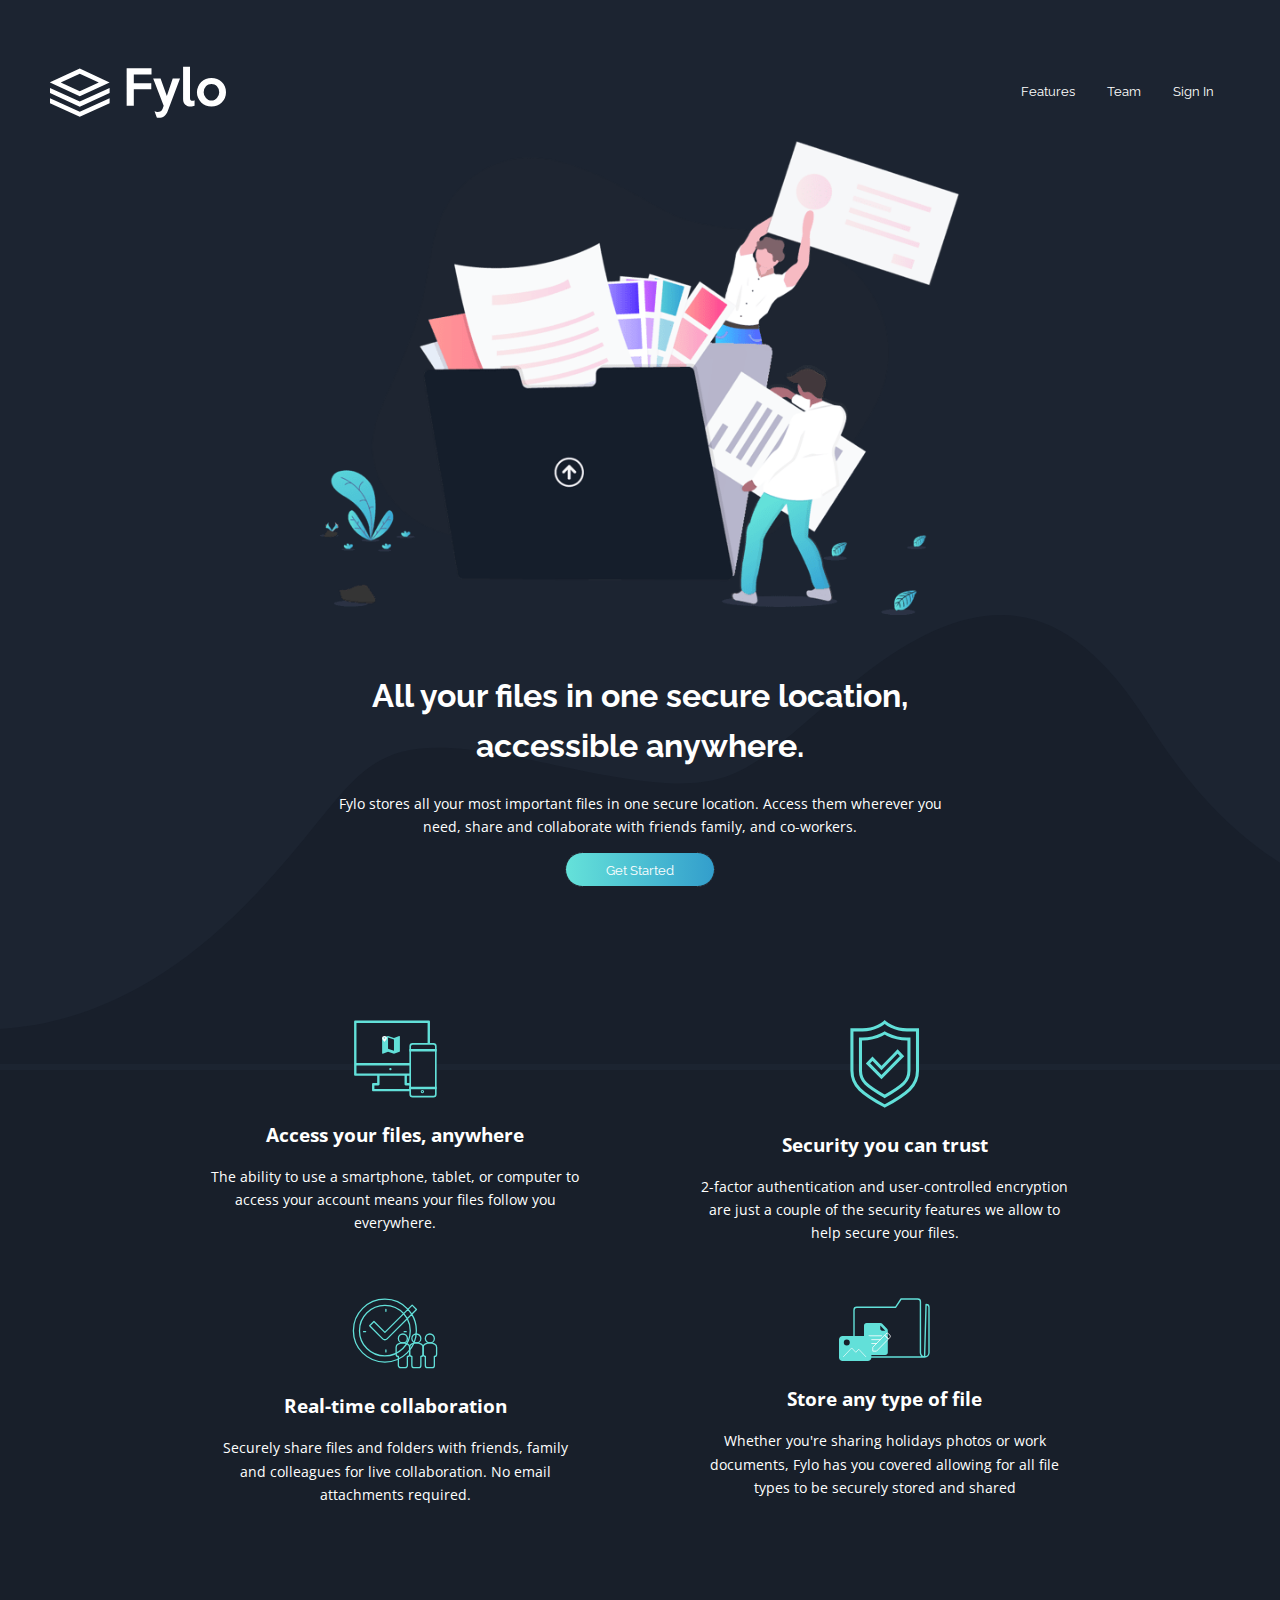
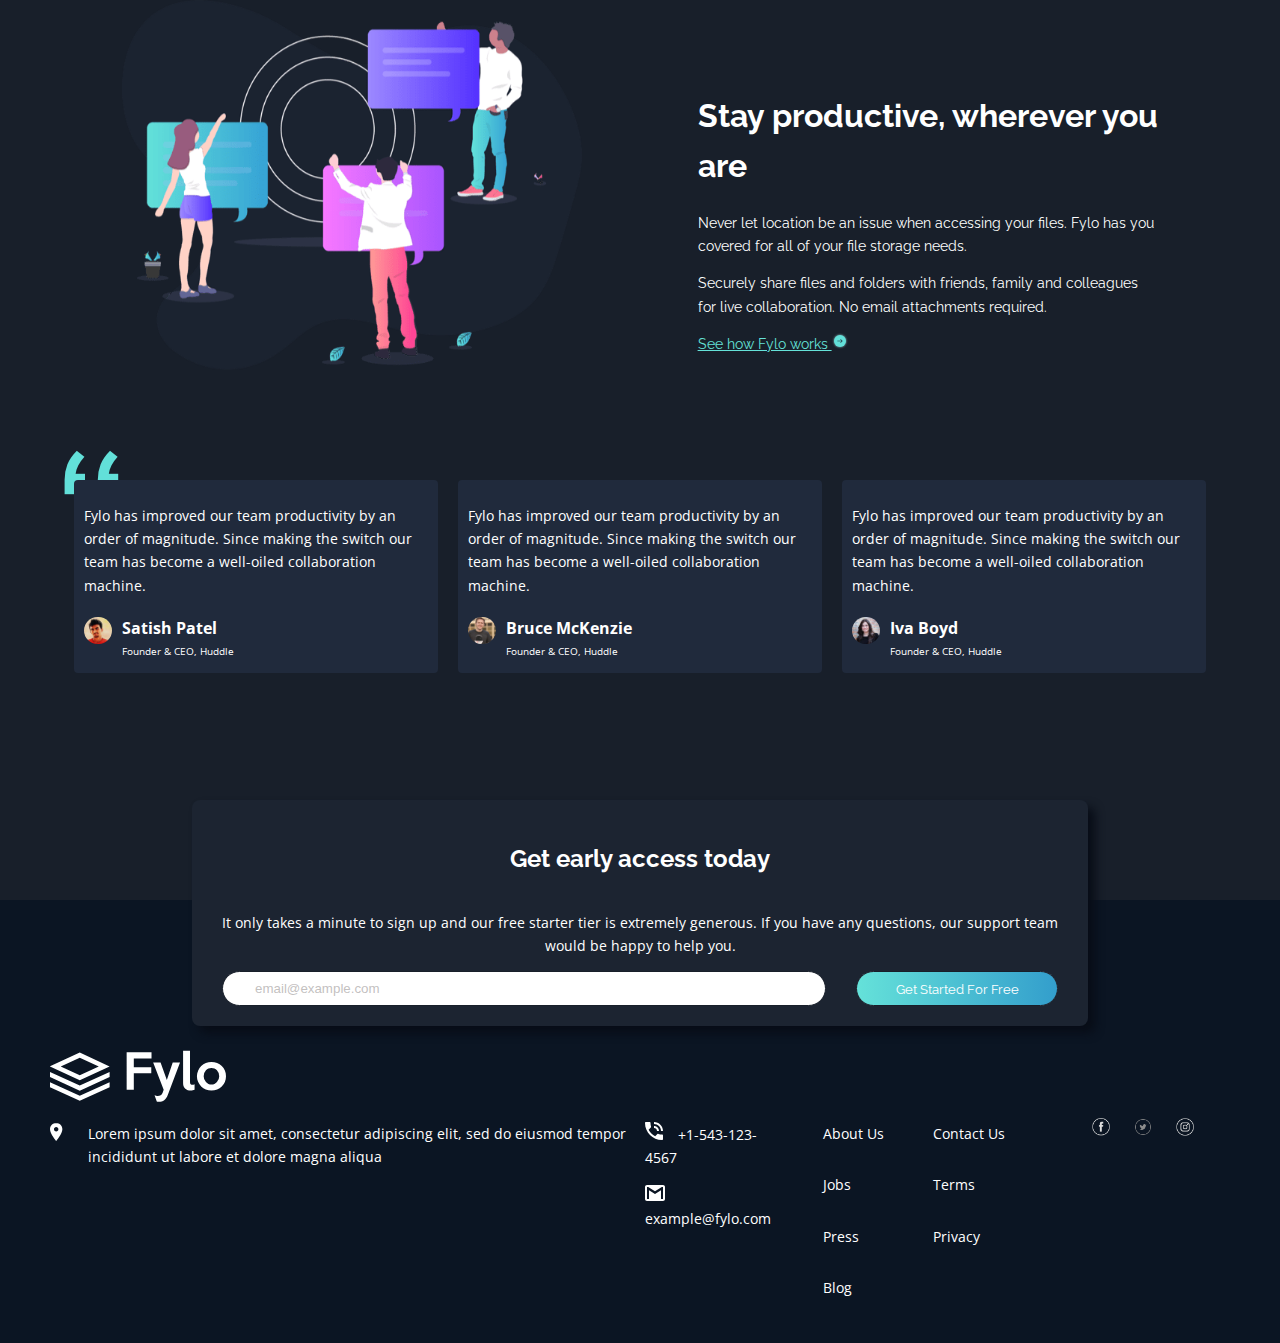
<file: index.html>
<!DOCTYPE html>
<html lang="en">
  <head>
    <meta charset="UTF-8" />
    <meta name="viewport" content="width=device-width, initial-scale=1.0" />

    <link
      rel="icon"
      type="image/png"
      sizes="32x32"
      href="./images/favicon-32x32.png"
    />

    <link rel="stylesheet" href="/styles.css" />

    <link rel="stylesheet" href="/mobile.css" />

    <link rel="preconnect" href="https://fonts.gstatic.com" />
    <link
      href="https://fonts.googleapis.com/css2?family=Raleway:wght@400;700&display=swap"
      rel="stylesheet"
    />

    <link
      href="https://fonts.googleapis.com/css2?family=Open+Sans:wght@400;700&display=swap"
      rel="stylesheet"
    />

    <title>
      Frontend Mentor | Fylo landing page with dark theme and features grid
    </title>
  </head>

  <body>
    <div class="intro">
      <nav>
        <ul>
          <li style="float: left">
            <svg width="176" height="52" xmlns="http://www.w3.org/2000/svg">
              <g fill="#FFF" fill-rule="evenodd">
                <path
                  d="M0 16.372v.128l29.754 13.764 29.859-13.811v-.035L29.754 2.608 0 16.372zm10.727.064l19.028-8.802 19.03 8.802-19.031 8.801-19.027-8.801zM29.754 35.61L0 22.052v5.014l29.754 13.59L59.613 27.02v-5.015L29.754 35.61zm0 10.17L0 32.22v5.015l29.754 13.591L59.613 37.19v-5.014L29.754 45.78zM169.216 26.22a8.564 8.564 0 0 0-2.285-5.892 7.675 7.675 0 0 0-2.473-1.768 7.259 7.259 0 0 0-3.015-.636 7.259 7.259 0 0 0-3.015.636 7.674 7.674 0 0 0-2.473 1.768 8.565 8.565 0 0 0-2.285 5.893 8.564 8.564 0 0 0 2.285 5.893 7.674 7.674 0 0 0 2.473 1.767 7.258 7.258 0 0 0 3.015.637 7.258 7.258 0 0 0 3.015-.637 7.675 7.675 0 0 0 2.473-1.767 8.563 8.563 0 0 0 2.285-5.893zm6.784 0c0 2.044-.377 3.937-1.13 5.681a13.849 13.849 0 0 1-3.11 4.526c-1.319 1.273-2.866 2.279-4.64 3.017-1.775.739-3.667 1.108-5.677 1.108s-3.894-.37-5.653-1.108a14.659 14.659 0 0 1-4.617-3.04 14.116 14.116 0 0 1-3.11-4.55c-.753-1.744-1.13-3.622-1.13-5.633 0-1.98.385-3.842 1.154-5.586a14.718 14.718 0 0 1 3.133-4.573 14.457 14.457 0 0 1 4.617-3.064c1.759-.739 3.627-1.108 5.606-1.108 2.01 0 3.902.369 5.677 1.108 1.774.738 3.321 1.744 4.64 3.017 1.32 1.272 2.356 2.789 3.11 4.549.753 1.76 1.13 3.645 1.13 5.657zm-31.422 13.483a9.087 9.087 0 0 1-1.814.613 9.217 9.217 0 0 1-2.096.236c-1.005 0-1.971-.134-2.898-.4a6.347 6.347 0 0 1-2.426-1.297c-.69-.597-1.24-1.375-1.649-2.334-.408-.958-.612-2.113-.612-3.465V.717h6.925v31.16c0 1.132.228 1.91.683 2.334.456.425.997.637 1.625.637.786 0 1.54-.236 2.262-.707v5.562zM130.02 12.55l-12.249 32.386c-.91 2.42-2.104 4.164-3.58 5.233-1.476 1.068-3.235 1.603-5.277 1.603a8.4 8.4 0 0 1-1.036-.071 7.784 7.784 0 0 1-1.083-.212l-2.262-6.317a8.974 8.974 0 0 0 1.65.59 6.61 6.61 0 0 0 1.6.211c1.069 0 2.042-.243 2.922-.73.879-.488 1.554-1.391 2.025-2.711l.943-2.734-10.506-27.248h7.396l6.266 17.536 5.889-17.536h7.302zm-28.502-4.102H83.806v8.769h17.478v5.94H83.806v16.688h-7.16V2.179h24.873v6.27z"
                />
              </g>
            </svg>
          </li>
          <li><a href="#Sign In">Sign In</a></li>
          <li><a href="#Team">Team</a></li>
          <li><a href="#Features">Features</a></li>
        </ul>
      </nav>

      <img class="png-intro" src="/images/illustration-intro.png" alt="intro" />

      <div class="intro-text">
        <h1 class="raleway">
          All your files in one secure location, accessible anywhere.
        </h1>
        <p>
          Fylo stores all your most important files in one secure location.
          Access them wherever you need, share and collaborate with friends
          family, and co-workers.
        </p>
        <button>Get Started</button>
      </div>

      <picture>
        <source
          class="curvy"
          media="(max-width: 600px)"
          srcset="/images/bg-curvy-mobile.svg"
        />
        <source srcset="/images/bg-curvy-desktop.svg" />
        <img src="/images/bg-curvy-desktop.svg" alt="" />
      </picture>
    </div>

    <div class="features-div">
      <div class="features">
        <img src="/images/icon-access-anywhere.svg " alt="Access" />
        <h3>Access your files, anywhere</h3>
        <p>
          The ability to use a smartphone, tablet, or computer to access your
          account means your files follow you everywhere.
        </p>
      </div>

      <div class="features">
        <img src="/images/icon-security.svg" alt="Security" />
        <h3>Security you can trust</h3>
        <p>
          2-factor authentication and user-controlled encryption are just a
          couple of the security features we allow to help secure your files.
        </p>
      </div>

      <div class="features">
        <img src="/images/icon-collaboration.svg" alt="collaborations" />
        <h3>Real-time collaboration</h3>
        <p>
          Securely share files and folders with friends, family and colleagues
          for live collaboration. No email attachments required.
        </p>
      </div>

      <div class="features">
        <img src="/images/icon-any-file.svg" alt="store-any-file" />
        <h3>Store any type of file</h3>
        <p>
          Whether you're sharing holidays photos or work documents, Fylo has you
          covered allowing for all file types to be securely stored and shared
        </p>
      </div>
    </div>

    <div class="productive">
      <img
        class="productive-png"
        src="/images/illustration-stay-productive.png"
        alt="stay-productive"
      />

      <div class="productive-text">
        <h1 class="raleway">Stay productive, wherever you are</h1>
        <p>
          Never let location be an issue when accessing your files. Fylo has you
          covered for all of your file storage needs.
        </p>
        <p>
          Securely share files and folders with friends, family and colleagues
          for live collaboration. No email attachments required.
        </p>
        <p>
          <a id="productive" href="#productive" target="_blank"
            >See how Fylo works <img src="/images/icon-arrow.svg" />
          </a>
        </p>
      </div>
    </div>

    <img src="/images/bg-quotes.png" alt="quote" class="quote" />

    <div class="testimonial">
      <div class="tframe">
        <p>
          Fylo has improved our team productivity by an order of magnitude.
          Since making the switch our team has become a well-oiled collaboration
          machine.
        </p>

        <div class="tprofile">
          <img class="profile" src="/images/profile-1.jpg" alt="satish-patel" />
          <h4>Satish Patel</h4>
          <p>Founder & CEO, Huddle</p>
        </div>
      </div>

      <div class="tframe">
        <p>
          Fylo has improved our team productivity by an order of magnitude.
          Since making the switch our team has become a well-oiled collaboration
          machine.
        </p>

        <div class="tprofile">
          <img
            class="profile"
            src="/images/profile-2.jpg"
            alt="Bruce-McKenzie"
          />
          <h4>Bruce McKenzie</h4>
          <p>Founder & CEO, Huddle</p>
        </div>
      </div>

      <div class="tframe">
        <p>
          Fylo has improved our team productivity by an order of magnitude.
          Since making the switch our team has become a well-oiled collaboration
          machine.
        </p>

        <div class="tprofile">
          <img class="profile" src="/images/profile-3.jpg" alt="Iva-Boyd" />
          <h4>Iva Boyd</h4>
          <p>Founder & CEO, Huddle</p>
        </div>
      </div>
    </div>

    <div class="login">
      <h2 class="raleway center">Get early access today</h2>
      <p class="center">
        It only takes a minute to sign up and our free starter tier is extremely
        generous. If you have any questions, our support team would be happy to
        help you.
      </p>
      <form action="#jjc" class="submit">
        <input type="email" placeholder="email@example.com" />
        <input type="submit" value="Get Started For Free" />
      </form>
    </div>

    <footer>
      <svg
        class="mobile"
        width="176"
        height="52"
        xmlns="http://www.w3.org/2000/svg"
      >
        <g fill="#FFF" fill-rule="evenodd">
          <path
            d="M0 16.372v.128l29.754 13.764 29.859-13.811v-.035L29.754 2.608 0 16.372zm10.727.064l19.028-8.802 19.03 8.802-19.031 8.801-19.027-8.801zM29.754 35.61L0 22.052v5.014l29.754 13.59L59.613 27.02v-5.015L29.754 35.61zm0 10.17L0 32.22v5.015l29.754 13.591L59.613 37.19v-5.014L29.754 45.78zM169.216 26.22a8.564 8.564 0 0 0-2.285-5.892 7.675 7.675 0 0 0-2.473-1.768 7.259 7.259 0 0 0-3.015-.636 7.259 7.259 0 0 0-3.015.636 7.674 7.674 0 0 0-2.473 1.768 8.565 8.565 0 0 0-2.285 5.893 8.564 8.564 0 0 0 2.285 5.893 7.674 7.674 0 0 0 2.473 1.767 7.258 7.258 0 0 0 3.015.637 7.258 7.258 0 0 0 3.015-.637 7.675 7.675 0 0 0 2.473-1.767 8.563 8.563 0 0 0 2.285-5.893zm6.784 0c0 2.044-.377 3.937-1.13 5.681a13.849 13.849 0 0 1-3.11 4.526c-1.319 1.273-2.866 2.279-4.64 3.017-1.775.739-3.667 1.108-5.677 1.108s-3.894-.37-5.653-1.108a14.659 14.659 0 0 1-4.617-3.04 14.116 14.116 0 0 1-3.11-4.55c-.753-1.744-1.13-3.622-1.13-5.633 0-1.98.385-3.842 1.154-5.586a14.718 14.718 0 0 1 3.133-4.573 14.457 14.457 0 0 1 4.617-3.064c1.759-.739 3.627-1.108 5.606-1.108 2.01 0 3.902.369 5.677 1.108 1.774.738 3.321 1.744 4.64 3.017 1.32 1.272 2.356 2.789 3.11 4.549.753 1.76 1.13 3.645 1.13 5.657zm-31.422 13.483a9.087 9.087 0 0 1-1.814.613 9.217 9.217 0 0 1-2.096.236c-1.005 0-1.971-.134-2.898-.4a6.347 6.347 0 0 1-2.426-1.297c-.69-.597-1.24-1.375-1.649-2.334-.408-.958-.612-2.113-.612-3.465V.717h6.925v31.16c0 1.132.228 1.91.683 2.334.456.425.997.637 1.625.637.786 0 1.54-.236 2.262-.707v5.562zM130.02 12.55l-12.249 32.386c-.91 2.42-2.104 4.164-3.58 5.233-1.476 1.068-3.235 1.603-5.277 1.603a8.4 8.4 0 0 1-1.036-.071 7.784 7.784 0 0 1-1.083-.212l-2.262-6.317a8.974 8.974 0 0 0 1.65.59 6.61 6.61 0 0 0 1.6.211c1.069 0 2.042-.243 2.922-.73.879-.488 1.554-1.391 2.025-2.711l.943-2.734-10.506-27.248h7.396l6.266 17.536 5.889-17.536h7.302zm-28.502-4.102H83.806v8.769h17.478v5.94H83.806v16.688h-7.16V2.179h24.873v6.27z"
          />
        </g>
      </svg>

      <div class="foot">
        <div class="address">
          <img id="location" src="/images/icon-location.svg" alt="" />
          <p>
            Lorem ipsum dolor sit amet, consectetur adipiscing elit, sed do
            eiusmod tempor incididunt ut labore et dolore magna aliqua
          </p>
        </div>

        <div class="phone">
          <p>
            <img
              class="pad"
              src="/images/icon-phone.svg"
              alt=""
            />+1-543-123-4567
          </p>
          <p>
            <img
              class="pad"
              src="/images/icon-email.svg"
              alt=""
            />example@fylo.com
          </p>
        </div>

        <div class="about">
          <p>About Us</p>
          <p>Contact Us</p>
          <p>Jobs</p>
          <p>Terms</p>
          <p>Press</p>
          <p>Privacy</p>
          <p>Blog</p>
        </div>

        <div class="icons">
          <img
            class="iconic"
            src="/images/Icon-Facebook-In-circle-PNG.png"
            alt="facebook logo"
          />
          <img
            class="iconic"
            src="/images/iconfinder_twitter-circle_683956.png"
            alt="twitter logo"
          />
          <img
            class="iconic"
            src="/images/Icon-Instagram-In-circle-PNG.png"
            alt="instagram logo"
          />
        </div>
      </div>
    </footer>
  </body>
</html>
</file>
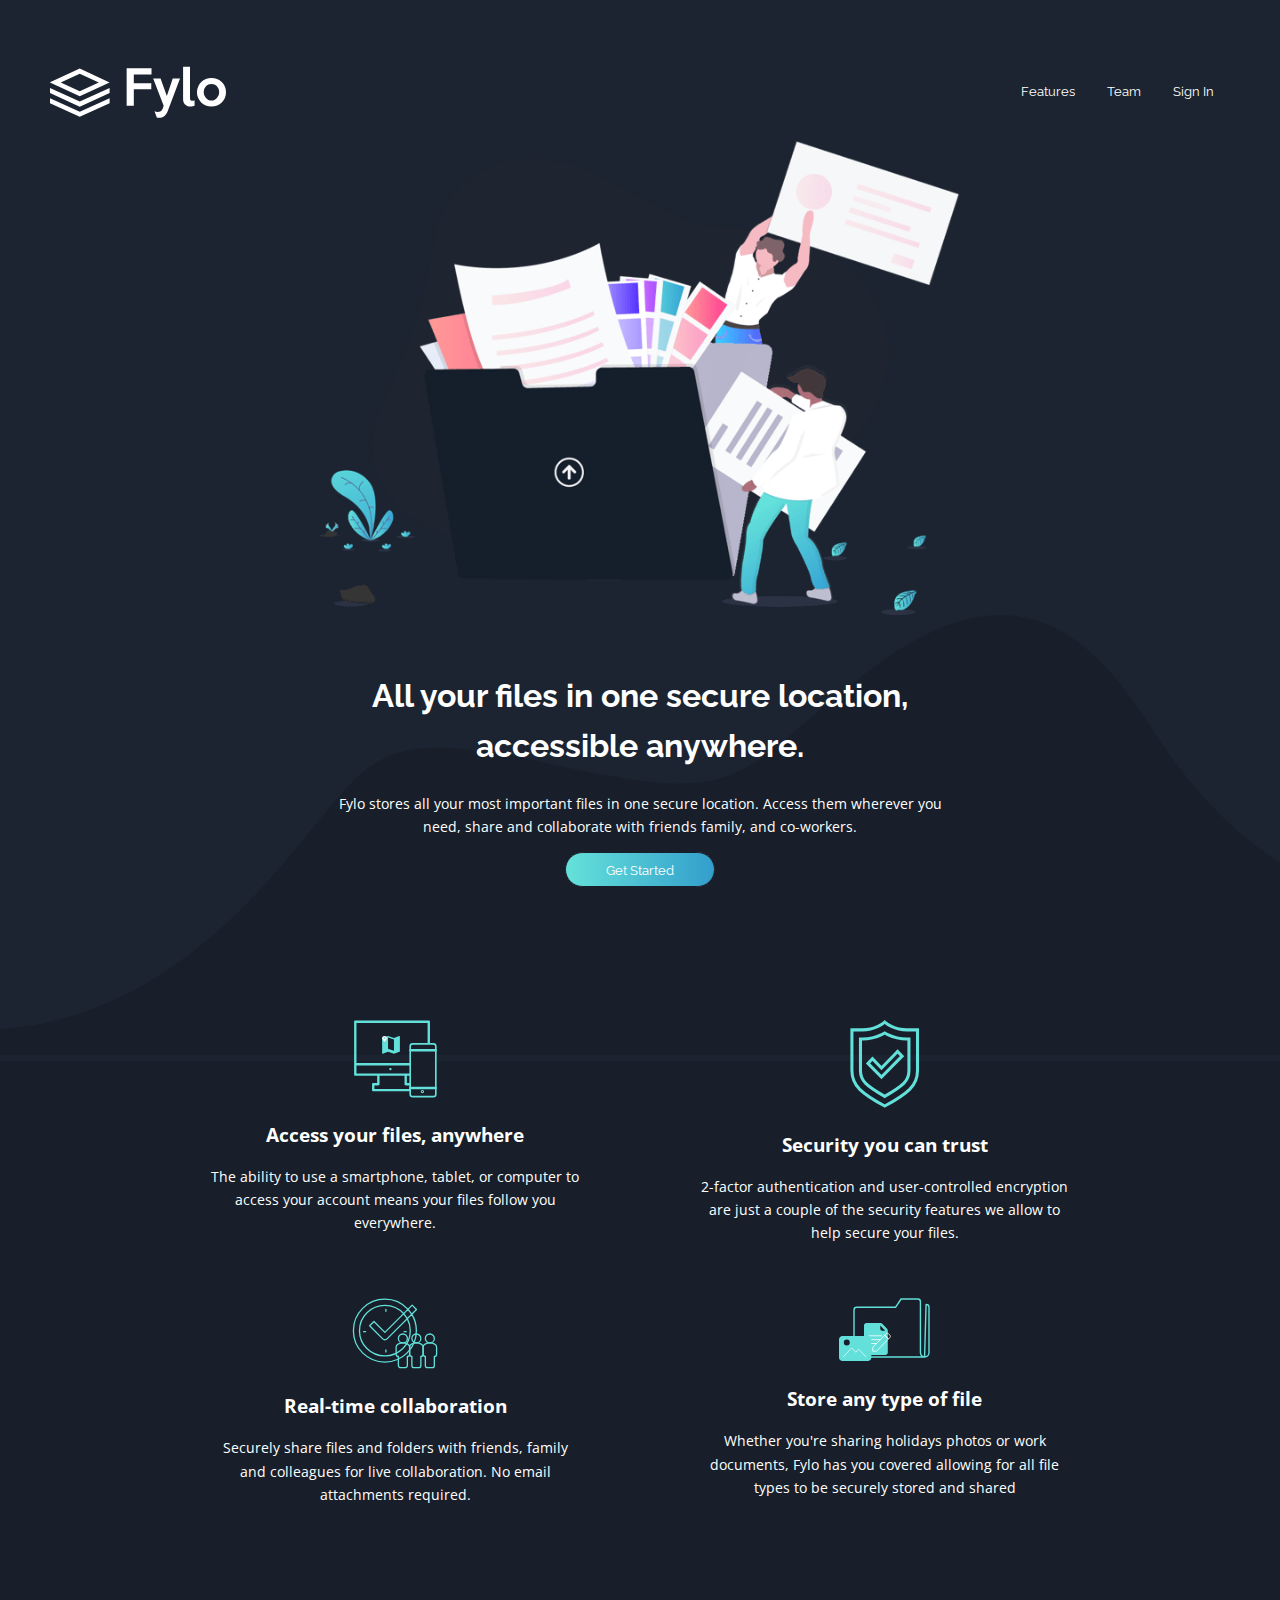
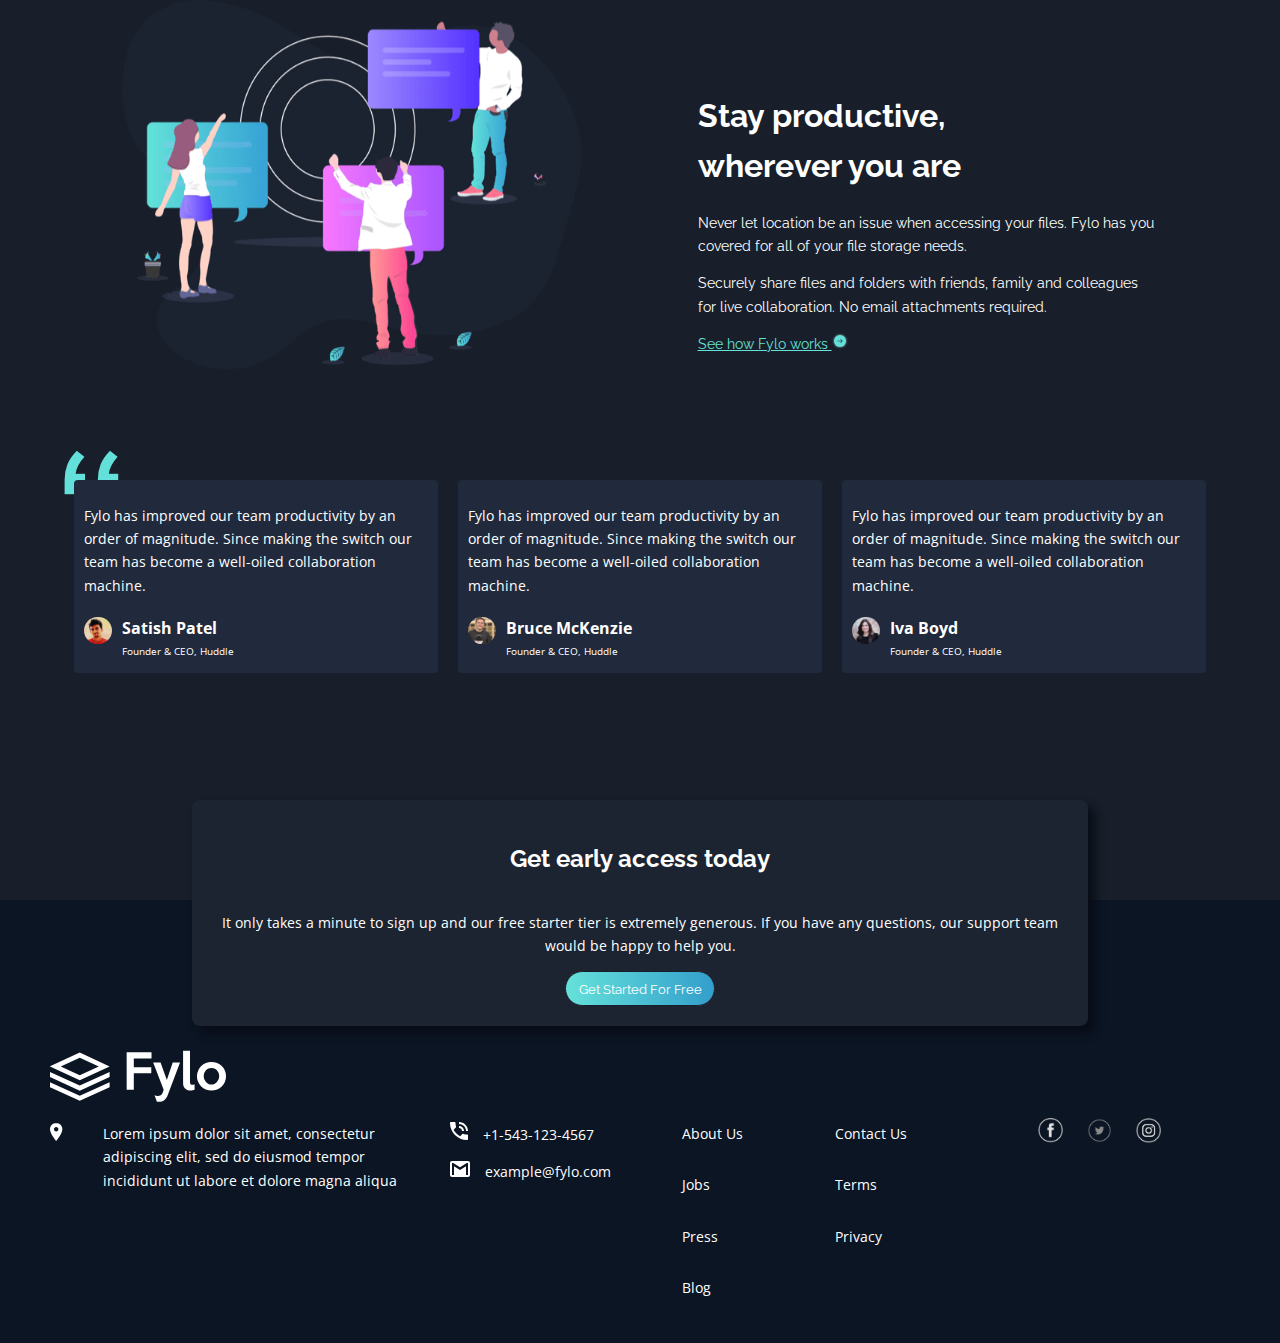
<file: fylo-dark-theme-landing-page-master/index.html>
<!DOCTYPE html>
<html lang="en">
  <head>
    <meta charset="UTF-8" />
    <meta name="viewport" content="width=device-width, initial-scale=1.0" />

    <link
      rel="icon"
      type="image/png"
      sizes="32x32"
      href="./images/favicon-32x32.png"
    />

    <link rel="stylesheet" href="/styles.css" />

    <link rel="preconnect" href="https://fonts.gstatic.com" />
    <link
      href="https://fonts.googleapis.com/css2?family=Raleway:wght@400;700&display=swap"
      rel="stylesheet"
    />

    <link
      href="https://fonts.googleapis.com/css2?family=Open+Sans:wght@400;700&display=swap"
      rel="stylesheet"
    />

    <title>
      Frontend Mentor | Fylo landing page with dark theme and features grid
    </title>
  </head>

  <body>
    <div class="intro">
      <nav>
        <ul>
          <li style="float: left">
            <svg width="176" height="52" xmlns="http://www.w3.org/2000/svg">
              <g fill="#FFF" fill-rule="evenodd">
                <path
                  d="M0 16.372v.128l29.754 13.764 29.859-13.811v-.035L29.754 2.608 0 16.372zm10.727.064l19.028-8.802 19.03 8.802-19.031 8.801-19.027-8.801zM29.754 35.61L0 22.052v5.014l29.754 13.59L59.613 27.02v-5.015L29.754 35.61zm0 10.17L0 32.22v5.015l29.754 13.591L59.613 37.19v-5.014L29.754 45.78zM169.216 26.22a8.564 8.564 0 0 0-2.285-5.892 7.675 7.675 0 0 0-2.473-1.768 7.259 7.259 0 0 0-3.015-.636 7.259 7.259 0 0 0-3.015.636 7.674 7.674 0 0 0-2.473 1.768 8.565 8.565 0 0 0-2.285 5.893 8.564 8.564 0 0 0 2.285 5.893 7.674 7.674 0 0 0 2.473 1.767 7.258 7.258 0 0 0 3.015.637 7.258 7.258 0 0 0 3.015-.637 7.675 7.675 0 0 0 2.473-1.767 8.563 8.563 0 0 0 2.285-5.893zm6.784 0c0 2.044-.377 3.937-1.13 5.681a13.849 13.849 0 0 1-3.11 4.526c-1.319 1.273-2.866 2.279-4.64 3.017-1.775.739-3.667 1.108-5.677 1.108s-3.894-.37-5.653-1.108a14.659 14.659 0 0 1-4.617-3.04 14.116 14.116 0 0 1-3.11-4.55c-.753-1.744-1.13-3.622-1.13-5.633 0-1.98.385-3.842 1.154-5.586a14.718 14.718 0 0 1 3.133-4.573 14.457 14.457 0 0 1 4.617-3.064c1.759-.739 3.627-1.108 5.606-1.108 2.01 0 3.902.369 5.677 1.108 1.774.738 3.321 1.744 4.64 3.017 1.32 1.272 2.356 2.789 3.11 4.549.753 1.76 1.13 3.645 1.13 5.657zm-31.422 13.483a9.087 9.087 0 0 1-1.814.613 9.217 9.217 0 0 1-2.096.236c-1.005 0-1.971-.134-2.898-.4a6.347 6.347 0 0 1-2.426-1.297c-.69-.597-1.24-1.375-1.649-2.334-.408-.958-.612-2.113-.612-3.465V.717h6.925v31.16c0 1.132.228 1.91.683 2.334.456.425.997.637 1.625.637.786 0 1.54-.236 2.262-.707v5.562zM130.02 12.55l-12.249 32.386c-.91 2.42-2.104 4.164-3.58 5.233-1.476 1.068-3.235 1.603-5.277 1.603a8.4 8.4 0 0 1-1.036-.071 7.784 7.784 0 0 1-1.083-.212l-2.262-6.317a8.974 8.974 0 0 0 1.65.59 6.61 6.61 0 0 0 1.6.211c1.069 0 2.042-.243 2.922-.73.879-.488 1.554-1.391 2.025-2.711l.943-2.734-10.506-27.248h7.396l6.266 17.536 5.889-17.536h7.302zm-28.502-4.102H83.806v8.769h17.478v5.94H83.806v16.688h-7.16V2.179h24.873v6.27z"
                />
              </g>
            </svg>
          </li>
          <li><a href="#Sign In">Sign In</a></li>
          <li><a href="#Team">Team</a></li>
          <li><a href="#Features">Features</a></li>
        </ul>
      </nav>

      <img class="png-intro" src="/images/illustration-intro.png" alt="intro" />

      <svg
        class="curvy"
        width="100%"
        height="440"
        xmlns="http://www.w3.org/2000/svg"
        xmlns:xlink="http://www.w3.org/1999/xlink"
      >
        <defs><path id="a" d="M0 0h1454v449H0z" /></defs>
        <g transform="translate(-14)" fill="none" fill-rule="evenodd">
          <mask id="b" fill="#fff"><use xlink:href="#a" /></mask>
          <path
            d="M14 413.954c90.836-5.359 176.206-50.375 256.111-135.046C389.968 151.9 364.01 105.164 563.005 148.686 762 192.207 745.05 163.699 873 63.13c127.95-100.57 211-77.554 289 44.667 78 122.222 151 162.895 284 207.778 88.667 29.921 92.03 848.285 10.091 2455.09H14V413.956z"
            fill="#181F2B"
            mask="url(#b)"
          />
        </g>
      </svg>

      <div class="intro-text">
        <h1 class="raleway">
          All your files in one secure location, accessible anywhere.
        </h1>
        <p>
          Fylo stores all your most important files in one secure location.
          Access them wherever you need, share and collaborate with friends
          family, and co-workers.
        </p>
        <button>Get Started</button>
      </div>
    </div>

    <div class="features-div">
      <div class="features">
        <img src="/images/icon-access-anywhere.svg " alt="Access" />
        <h3>Access your files, anywhere</h3>
        <p>
          The ability to use a smartphone, tablet, or computer to access your
          account means your files follow you everywhere.
        </p>
      </div>

      <div class="features">
        <img src="/images/icon-security.svg" alt="Security" />
        <h3>Security you can trust</h3>
        <p>
          2-factor authentication and user-controlled encryption are just a
          couple of the security features we allow to help secure your files.
        </p>
      </div>

      <div class="features">
        <img src="/images/icon-collaboration.svg" alt="collaborations" />
        <h3>Real-time collaboration</h3>
        <p>
          Securely share files and folders with friends, family and colleagues
          for live collaboration. No email attachments required.
        </p>
      </div>

      <div class="features">
        <img src="/images/icon-any-file.svg" alt="store-any-file" />
        <h3>Store any type of file</h3>
        <p>
          Whether you're sharing holidays photos or work documents, Fylo has you
          covered allowing for all file types to be securely stored and shared
        </p>
      </div>
    </div>

    <div class="productive">
      <img
        class="productive-png"
        src="/images/illustration-stay-productive.png"
        alt="stay-productive"
      />

      <div class="productive-text">
        <h1 class="raleway">
          Stay productive,<br />
          wherever you are
        </h1>
        <p>
          Never let location be an issue when accessing your files. Fylo has you
          covered for all of your file storage needs.
        </p>
        <p>
          Securely share files and folders with friends, family and colleagues
          for live collaboration. No email attachments required.
        </p>
        <p>
          <a id="productive" href="#productive" target="_blank"
            >See how Fylo works <img src="/images/icon-arrow.svg" />
          </a>
        </p>
      </div>
    </div>

    <img src="/images/bg-quotes.png" alt="quote" class="quote" />

    <div class="testimonial">
      <div class="tframe">
        <p>
          Fylo has improved our team productivity by an order of magnitude.
          Since making the switch our team has become a well-oiled collaboration
          machine.
        </p>

        <div class="tprofile">
          <img class="profile" src="/images/profile-1.jpg" alt="satish-patel" />
          <h4>Satish Patel</h4>
          <p>Founder & CEO, Huddle</p>
        </div>
      </div>

      <div class="tframe">
        <p>
          Fylo has improved our team productivity by an order of magnitude.
          Since making the switch our team has become a well-oiled collaboration
          machine.
        </p>

        <div class="tprofile">
          <img
            class="profile"
            src="/images/profile-2.jpg"
            alt="Bruce-McKenzie"
          />
          <h4>Bruce McKenzie</h4>
          <p>Founder & CEO, Huddle</p>
        </div>
      </div>

      <div class="tframe">
        <p>
          Fylo has improved our team productivity by an order of magnitude.
          Since making the switch our team has become a well-oiled collaboration
          machine.
        </p>

        <div class="tprofile">
          <img class="profile" src="/images/profile-3.jpg" alt="Iva-Boyd" />
          <h4>Iva Boyd</h4>
          <p>Founder & CEO, Huddle</p>
        </div>
      </div>
    </div>

    <div class="login">
      <h2 class="raleway center">Get early access today</h2>
      <p class="center">
        It only takes a minute to sign up and our free starter tier is extremely
        generous. If you have any questions, our support team would be happy to
        help you.
      </p>
      <div class="submit">
        <form></form>
        <button>Get Started For Free</button>
      </div>
    </div>

    <footer>
      <svg width="176" height="52" xmlns="http://www.w3.org/2000/svg">
        <g fill="#FFF" fill-rule="evenodd">
          <path
            d="M0 16.372v.128l29.754 13.764 29.859-13.811v-.035L29.754 2.608 0 16.372zm10.727.064l19.028-8.802 19.03 8.802-19.031 8.801-19.027-8.801zM29.754 35.61L0 22.052v5.014l29.754 13.59L59.613 27.02v-5.015L29.754 35.61zm0 10.17L0 32.22v5.015l29.754 13.591L59.613 37.19v-5.014L29.754 45.78zM169.216 26.22a8.564 8.564 0 0 0-2.285-5.892 7.675 7.675 0 0 0-2.473-1.768 7.259 7.259 0 0 0-3.015-.636 7.259 7.259 0 0 0-3.015.636 7.674 7.674 0 0 0-2.473 1.768 8.565 8.565 0 0 0-2.285 5.893 8.564 8.564 0 0 0 2.285 5.893 7.674 7.674 0 0 0 2.473 1.767 7.258 7.258 0 0 0 3.015.637 7.258 7.258 0 0 0 3.015-.637 7.675 7.675 0 0 0 2.473-1.767 8.563 8.563 0 0 0 2.285-5.893zm6.784 0c0 2.044-.377 3.937-1.13 5.681a13.849 13.849 0 0 1-3.11 4.526c-1.319 1.273-2.866 2.279-4.64 3.017-1.775.739-3.667 1.108-5.677 1.108s-3.894-.37-5.653-1.108a14.659 14.659 0 0 1-4.617-3.04 14.116 14.116 0 0 1-3.11-4.55c-.753-1.744-1.13-3.622-1.13-5.633 0-1.98.385-3.842 1.154-5.586a14.718 14.718 0 0 1 3.133-4.573 14.457 14.457 0 0 1 4.617-3.064c1.759-.739 3.627-1.108 5.606-1.108 2.01 0 3.902.369 5.677 1.108 1.774.738 3.321 1.744 4.64 3.017 1.32 1.272 2.356 2.789 3.11 4.549.753 1.76 1.13 3.645 1.13 5.657zm-31.422 13.483a9.087 9.087 0 0 1-1.814.613 9.217 9.217 0 0 1-2.096.236c-1.005 0-1.971-.134-2.898-.4a6.347 6.347 0 0 1-2.426-1.297c-.69-.597-1.24-1.375-1.649-2.334-.408-.958-.612-2.113-.612-3.465V.717h6.925v31.16c0 1.132.228 1.91.683 2.334.456.425.997.637 1.625.637.786 0 1.54-.236 2.262-.707v5.562zM130.02 12.55l-12.249 32.386c-.91 2.42-2.104 4.164-3.58 5.233-1.476 1.068-3.235 1.603-5.277 1.603a8.4 8.4 0 0 1-1.036-.071 7.784 7.784 0 0 1-1.083-.212l-2.262-6.317a8.974 8.974 0 0 0 1.65.59 6.61 6.61 0 0 0 1.6.211c1.069 0 2.042-.243 2.922-.73.879-.488 1.554-1.391 2.025-2.711l.943-2.734-10.506-27.248h7.396l6.266 17.536 5.889-17.536h7.302zm-28.502-4.102H83.806v8.769h17.478v5.94H83.806v16.688h-7.16V2.179h24.873v6.27z"
          />
        </g>
      </svg>

      <div class="foot">
        <img id="location" class="pad" src="/images/icon-location.svg" alt="" />
        <p>
          Lorem ipsum dolor sit amet, consectetur adipiscing elit, sed do
          eiusmod tempor incididunt ut labore et dolore magna aliqua
        </p>

        <div class="phone">
          <p>
            <img
              class="pad"
              src="/images/icon-phone.svg"
              alt=""
            />+1-543-123-4567
          </p>
          <p>
            <img
              class="pad"
              src="/images/icon-email.svg"
              alt=""
            />example@fylo.com
          </p>
        </div>

        <div class="about">
          <p>About Us</p>
          <p>Contact Us</p>
          <p>Jobs</p>
          <p>Terms</p>
          <p>Press</p>
          <p>Privacy</p>
          <p>Blog</p>
        </div>

        <div class="icons">
          <img
            class="iconic"
            src="/images/Icon-Facebook-In-circle-PNG.png"
            alt="facebook logo"
          />
          <img
            class="iconic"
            src="/images/iconfinder_twitter-circle_683956.png"
            alt="twitter logo"
          />
          <img
            class="iconic"
            src="/images/Icon-Instagram-In-circle-PNG.png"
            alt="instagram logo"
          />
        </div>
      </div>
    </footer>
  </body>
</html>
</file>
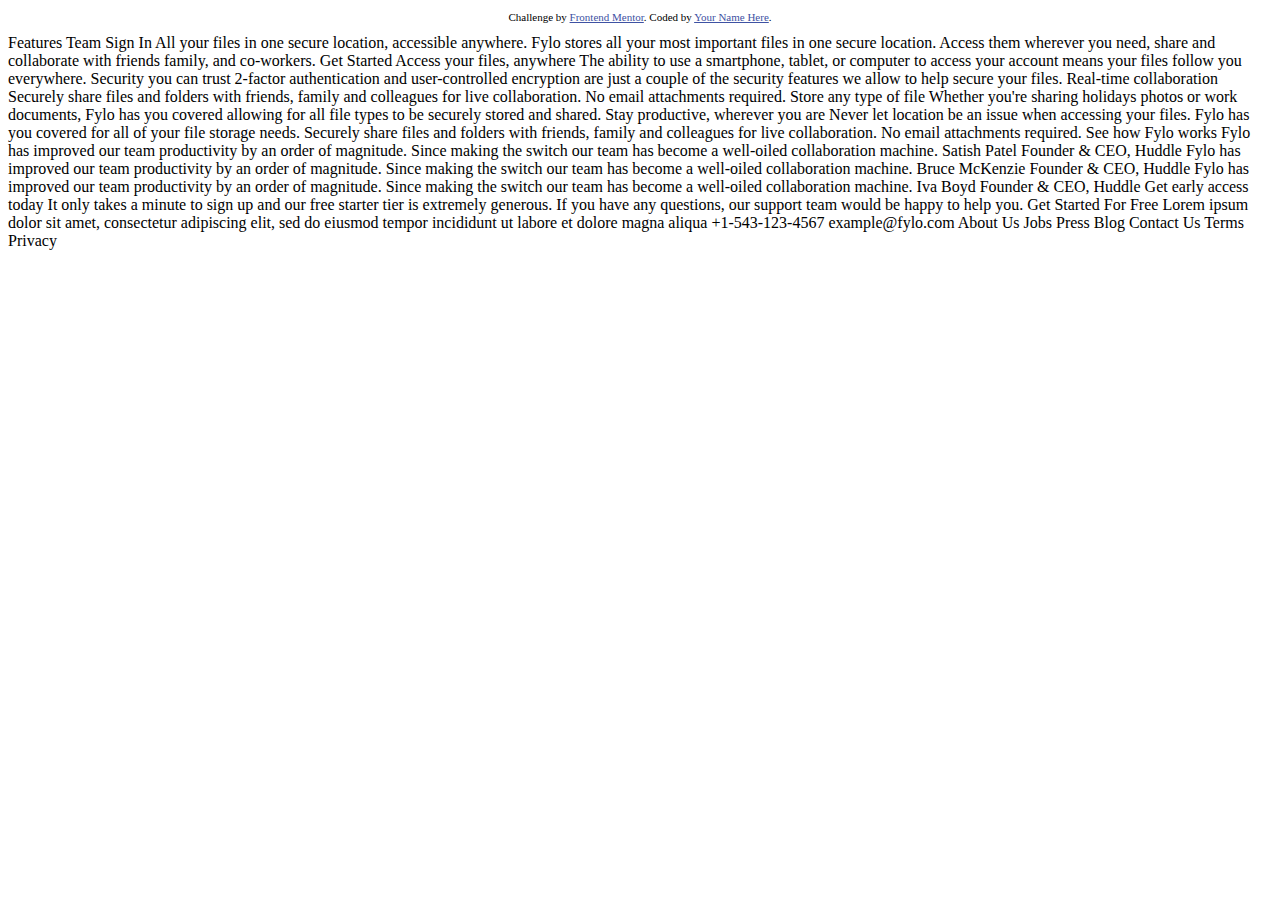
<file: raw.html>
<!DOCTYPE html>
<html lang="en">
<head>
  <meta charset="UTF-8">
  <meta name="viewport" content="width=device-width, initial-scale=1.0"> <!-- displays site properly based on user's device -->

  <link rel="icon" type="image/png" sizes="32x32" href="./images/favicon-32x32.png">
  
  <title>Frontend Mentor | Fylo landing page with dark theme and features grid</title>

  <!-- Feel free to remove these styles or customise in your own stylesheet 👍 -->
  <style>
    .attribution { font-size: 11px; text-align: center; }
    .attribution a { color: hsl(228, 45%, 44%); }
  </style>
</head>
<body>
  

  <footer>
    <p class="attribution">
      Challenge by <a href="https://www.frontendmentor.io?ref=challenge" target="_blank">Frontend Mentor</a>. 
      Coded by <a href="#">Your Name Here</a>.
    </p>
  </footer>
</body>
</html>


Features
  Team
  Sign In

  All your files in one secure location, accessible anywhere.

  Fylo stores all your most important files in one secure location. Access them wherever 
  you need, share and collaborate with friends family, and co-workers.

  Get Started

  Access your files, anywhere

  The ability to use a smartphone, tablet, or computer to access your account means your 
  files follow you everywhere.

  Security you can trust

  2-factor authentication and user-controlled encryption are just a couple of the security 
  features we allow to help secure your files.

  Real-time collaboration

  Securely share files and folders with friends, family and colleagues for live collaboration. 
  No email attachments required.

  Store any type of file

  Whether you're sharing holidays photos or work documents, Fylo has you covered allowing for all 
  file types to be securely stored and shared.

  Stay productive, wherever you are

  Never let location be an issue when accessing your files. Fylo has you covered for all of your file 
  storage needs.

  Securely share files and folders with friends, family and colleagues for live collaboration. No email 
  attachments required.

  See how Fylo works

  Fylo has improved our team productivity by an order of magnitude. Since making the switch our team has 
  become a well-oiled collaboration machine.

  Satish Patel
  Founder & CEO, Huddle

  Fylo has improved our team productivity by an order of magnitude. Since making the switch our team has 
  become a well-oiled collaboration machine.

  Bruce McKenzie
  Founder & CEO, Huddle

  Fylo has improved our team productivity by an order of magnitude. Since making the switch our team has 
  become a well-oiled collaboration machine.

  Iva Boyd
  Founder & CEO, Huddle

  Get early access today

  It only takes a minute to sign up and our free starter tier is extremely generous. If you have any 
  questions, our support team would be happy to help you.

  Get Started For Free

  Lorem ipsum dolor sit amet, consectetur adipiscing elit, sed do eiusmod tempor incididunt ut labore et 
  dolore magna aliqua

  +1-543-123-4567
  example@fylo.com

  About Us
  Jobs
  Press
  Blog

  Contact Us
  Terms
  Privacy
</file>
<file: styles.css>
* {
  box-sizing: border-box;
}

body {
  margin: 0px;
  padding: 0px;
  background-color: hsl(218, 28%, 13%);
  position: relative;
  color: hsl(0, 0%, 100%);
  font-family: "Open Sans", sans-serif;
  line-height: 145%;
}

p {
  font-weight: 400;
  font-size: 14px;
}

.intro {
  background-color: hsl(217, 28%, 15%);
  margin: 0px;
  padding-top: 50px;
}

ul {
  list-style-type: none;
  padding: 0px 50px 0px 50px;
  overflow: hidden;
  background-color: hsl(217, 28%, 15%);
}

li {
  float: right;
}

li a {
  display: block;
  color: hsl(0, 0%, 100%);
  text-align: center;
  padding: 14px 16px;
  text-decoration: none;
  font-size: smaller;
  font-family: "Raleway", sans-serif;
}

li a:hover {
  text-decoration: underline;
  font-weight: 700;
}

.png-intro {
  display: block;
  margin-left: auto;
  margin-right: auto;
  width: 50%;
  background-color: hsl(217, 28%, 15%);
}

.intro-text {
  top: 650px;
  right: 25%;
  left: 25%;
  width: 50%;
  text-align: center;
  position: absolute;
  z-index: 3;
}

button {
  background-image: linear-gradient(
    to right,
    hsl(176, 68%, 64%),
    hsl(198, 60%, 50%)
  );
  border: solid 1px hsl(218, 28%, 13%);
  color: hsl(0, 0%, 100%);
  width: 150px;
  border-radius: 20px;
  height: 35px;
  font-size: smaller;
  font-family: "Raleway", sans-serif;
}

button:hover {
  background-image: none;
  background-color: hsl(176, 68%, 64%);
}

.features-div {
  display: flex;
  flex-flow: row wrap;
  justify-content: center;
  width: 80%;
  top: 1000px;
  right: 10%;
  left: 10%;
  position: absolute;
  z-index: 3;
  margin: 0px;
}

.features {
  width: 40%;
  text-align: center;
  margin-right: 40px;
  margin-left: 40px;
  padding: 20px;
}

.productive {
  display: flex;
  flex-direction: row;
  justify-content: space-around;
  width: 90%;
  top: 1600px;
  right: 5%;
  left: 5%;
  position: absolute;
  z-index: 3;
}

.productive-text {
  width: 40%;
  text-align: left;
  padding-top: 70px;
  font-family: "Raleway", sans-serif;
}

#productive {
  color: hsl(176, 68%, 64%);
}

#productive:hover {
  color: hsl(0, 0%, 100%);
  filter: grayscale(1);
}

.productive-png {
  width: 40%;
}

.quote {
  z-index: 3;
  position: absolute;
  top: 2050px;
  left: 5%;
}

.testimonial {
  z-index: 3;
  position: absolute;
  top: 2070px;
  left: 5%;
  right: 5%;
  width: 90%;
  display: flex;
  flex-direction: row;
}

.tframe {
  width: 33.3%;
  padding: 10px;
  background-color: hsl(219, 30%, 18%);
  margin: 10px 10px 0px 10px;
  border-radius: 4px;
}

.tprofile {
  margin-top: 20px;
}

.tprofile > p {
  margin: 0px;
  padding: 0px;
  font-size: x-small;
}

h4 {
  margin: 0px;
  padding: 0px;
}

.profile {
  float: left;
  border-radius: 50%;
  width: 8%;
  margin-right: 10px;
}

.login {
  z-index: 3;
  position: absolute;
  top: 2400px;
  left: 15%;
  right: 15%;
  width: 70%;
  padding: 20px 30px 20px 30px;
  display: flex;
  flex-direction: column;
  background-color: hsl(217, 28%, 15%);
  border-radius: 8px;
  box-shadow: 7px 7px 10px hsl(218, 50%, 6%);
}

.center {
  text-align: center;
}

.submit {
  display: flex;
  flex-direction: row;
  justify-content: center;
}

input[type="email"] {
  width: 75%;
  background-color: hsl(0, 0%, 100%);
  border: solid 1px hsl(218, 28%, 13%);
  border-radius: 20px;
  height: 35px;
  margin-right: 30px;
}

::placeholder {
  color: rgba(168, 164, 164, 0.7);
  padding-left: 30px;
}

input[type="submit"] {
  width: 25%;
  background-image: linear-gradient(
    to right,
    hsl(176, 68%, 64%),
    hsl(198, 60%, 50%)
  );
  border: solid 1px hsl(218, 28%, 13%);
  color: hsl(0, 0%, 100%);
  border-radius: 20px;
  height: 35px;
  font-size: smaller;
  font-family: "Raleway", sans-serif;
}

footer {
  z-index: 2;
  position: absolute;
  top: 2500px;
  width: 100%;
  padding: 150px 20px 30px 50px;
  background-color: hsl(216, 53%, 9%);
}

.foot {
  display: flex;
  flex-direction: row;
  /* padding: 30px; */
}

#location {
  height: 18px;
  width: 18;
  margin-top: 15px;
}

.foot > p,
.about {
  width: 30%;
  padding-right: 40px;
}

.phone,
.icons {
  width: 20%;
  padding-right: 40px;
}

.address {
  display: flex;
  flex-direction: row;
}

#location {
  margin-right: 25px;
}

.pad {
  padding-right: 15px;
}

.about {
  display: flex;
  flex-flow: row wrap;
}

.about > p {
  width: 50%;
}

.about > p:hover {
  font-weight: 700;
}

.iconic {
  width: 13%;
  margin: 10px;
  filter: grayscale(1) invert(1);
}

.raleway {
  font-family: "Raleway", sans-serif;
  font-weight: 700;
  line-height: 155%;
}
</file>
<file: mobile.css>
@media only screen and (max-width: 600px) {
  body {
    width: 600px;
  }

  .png-intro {
    width: 80%;
    margin-left: auto;
    margin-right: auto;
  }

  .intro-text {
    width: 80%;
    right: 10%;
    left: 10%;
    top: 500px;
  }

  button {
    width: 80%;
    height: 50px;
    border-radius: 25px;
    font-size: larger;
    margin-top: 20px;
  }

  .features-div {
    flex-direction: column;
    top: 850px;
  }

  .features {
    width: 100%;
    text-align: center;
    margin-left: auto;
    margin-right: auto;
    padding-top: 30px;
  }

  picture {
    width: 600px;
  }

  .productive {
    display: flex;
    flex-direction: column;
    justify-content: space-around;
    width: 80%;
    top: 1900px;
    right: 10%;
    left: 10%;
    position: absolute;
    z-index: 3;
  }

  .productive-text {
    width: 100%;
    text-align: left;
    /* padding-top: 70px; */
    font-family: "Raleway", sans-serif;
  }

  .productive-png {
    width: 100%;
  }

  .quote {
    top: 2750px;
    left: 16%;
  }

  .testimonial {
    top: 2770px;
    left: 15%;
    right: 15%;
    width: 70%;
    display: flex;
    flex-direction: column;
  }

  .tframe {
    width: 100%;
    padding: 20px;
    margin: 10px 10px 20px 10px;
  }

  .login {
    top: 3550px;
    left: 12%;
    right: 10%;
    width: 80%;
    padding: 20px 30px 40px 30px;
    display: flex;
    flex-direction: column;
    background-color: hsl(217, 28%, 15%);
    border-radius: 8px;
    box-shadow: 7px 7px 10px hsl(218, 50%, 6%);
  }

  .submit {
    display: flex;
    flex-direction: column;
    justify-content: center;
  }

  input[type="email"] {
    width: 100%;
    border-radius: 25px;
    height: 50px;
    margin-bottom: 25px;
    margin-top: 15px;
  }

  input[type="submit"] {
    width: 100%;
    border-radius: 25px;
    height: 50px;
    font-size: larger;
  }

  footer {
    top: 3750px;
    width: 100%;
    padding: 250px 50px 30px 70px;
  }

  .foot {
    display: flex;
    flex-direction: column;
    padding: 30px;
  }

  #location {
    height: 18px;
    width: 18px;
    margin-top: 15px;
    margin-right: 25px;
  }

  .address {
    display: flex;
    flex-direction: row;
  }

  .foot > p,
  .about {
    width: 100%;
  }

  .phone,
  .icons {
    width: 100%;
  }

  .pad {
    padding-right: 25px;
  }

  .about > p {
    width: 100%;
  }

  .about,
  .icons {
    padding-top: 50px;
  }

  .icons {
    margin-left: 25%;
    margin-right: 25%;
  }

  .iconic {
    width: 13%;
    margin: 10px;
    filter: grayscale(1) invert(1);
  }

  .raleway {
    font-family: "Raleway", sans-serif;
    font-weight: 700;
  }
}
</file>
